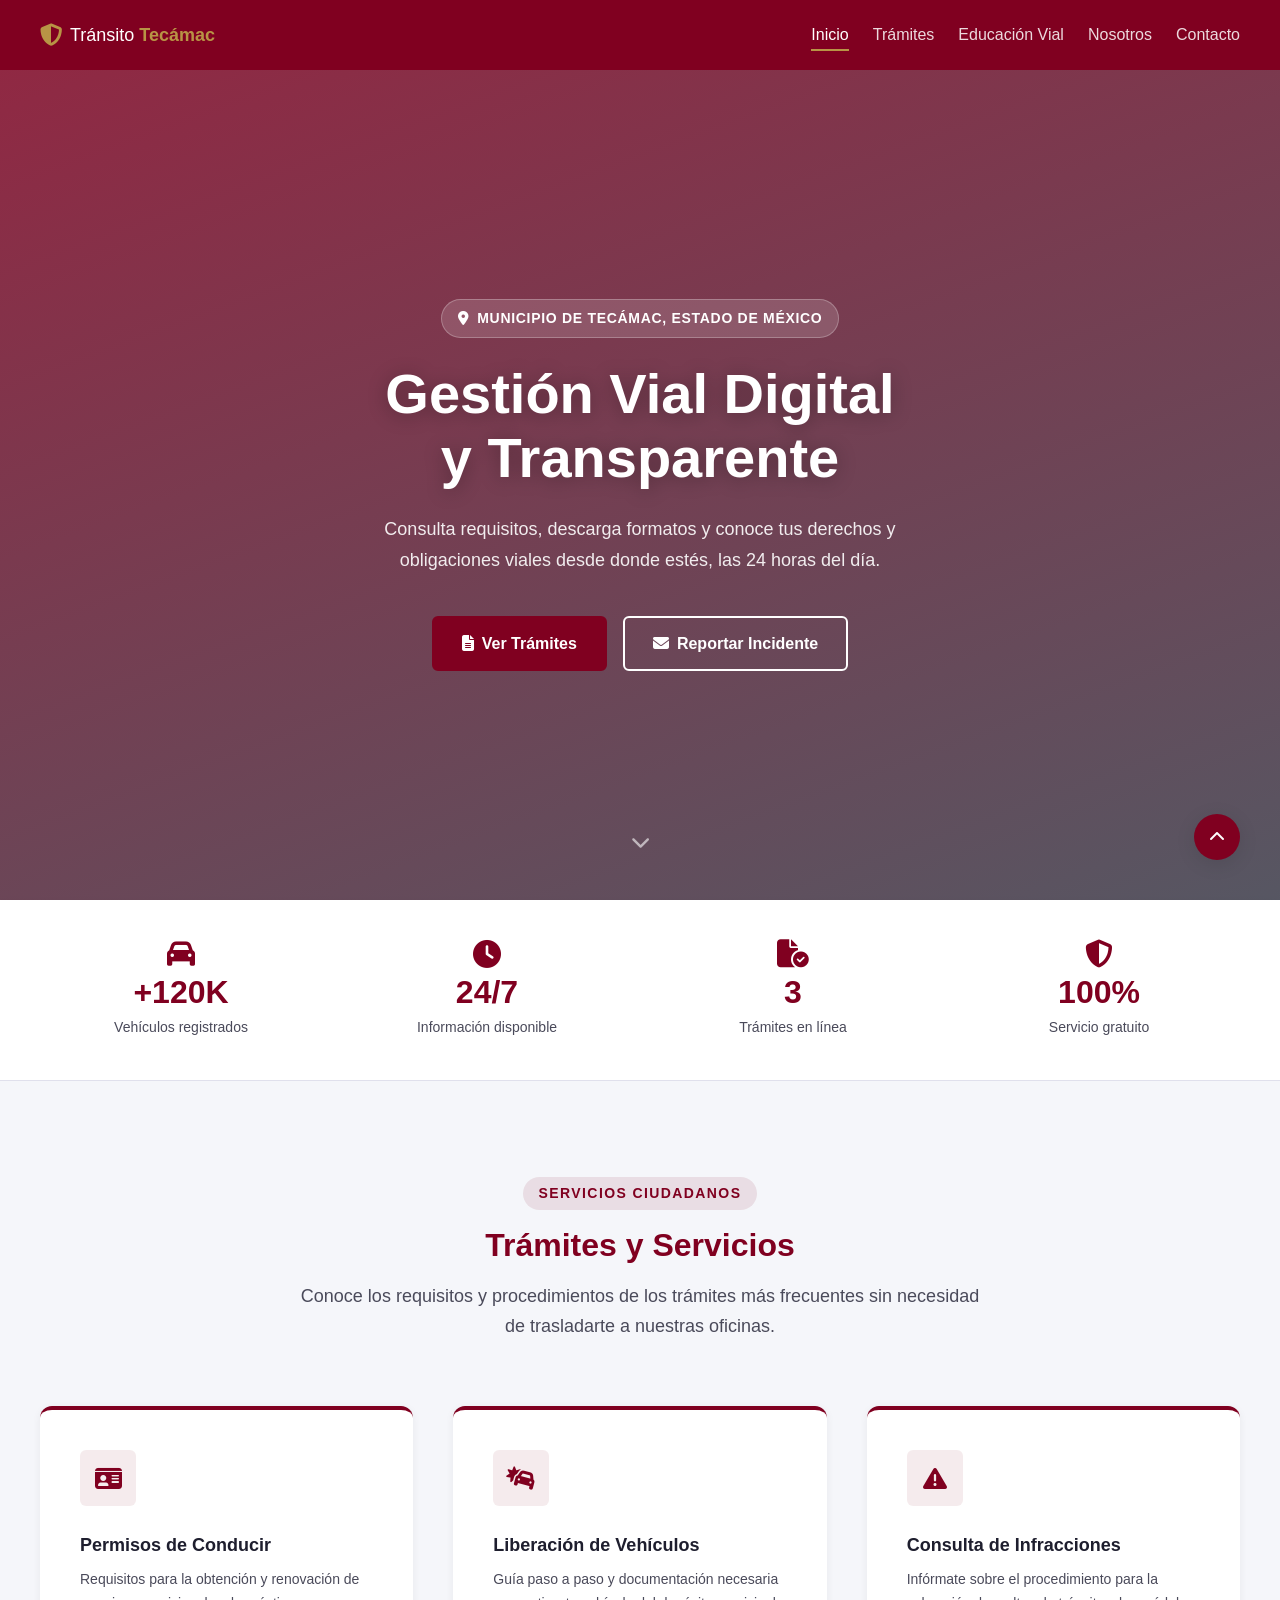
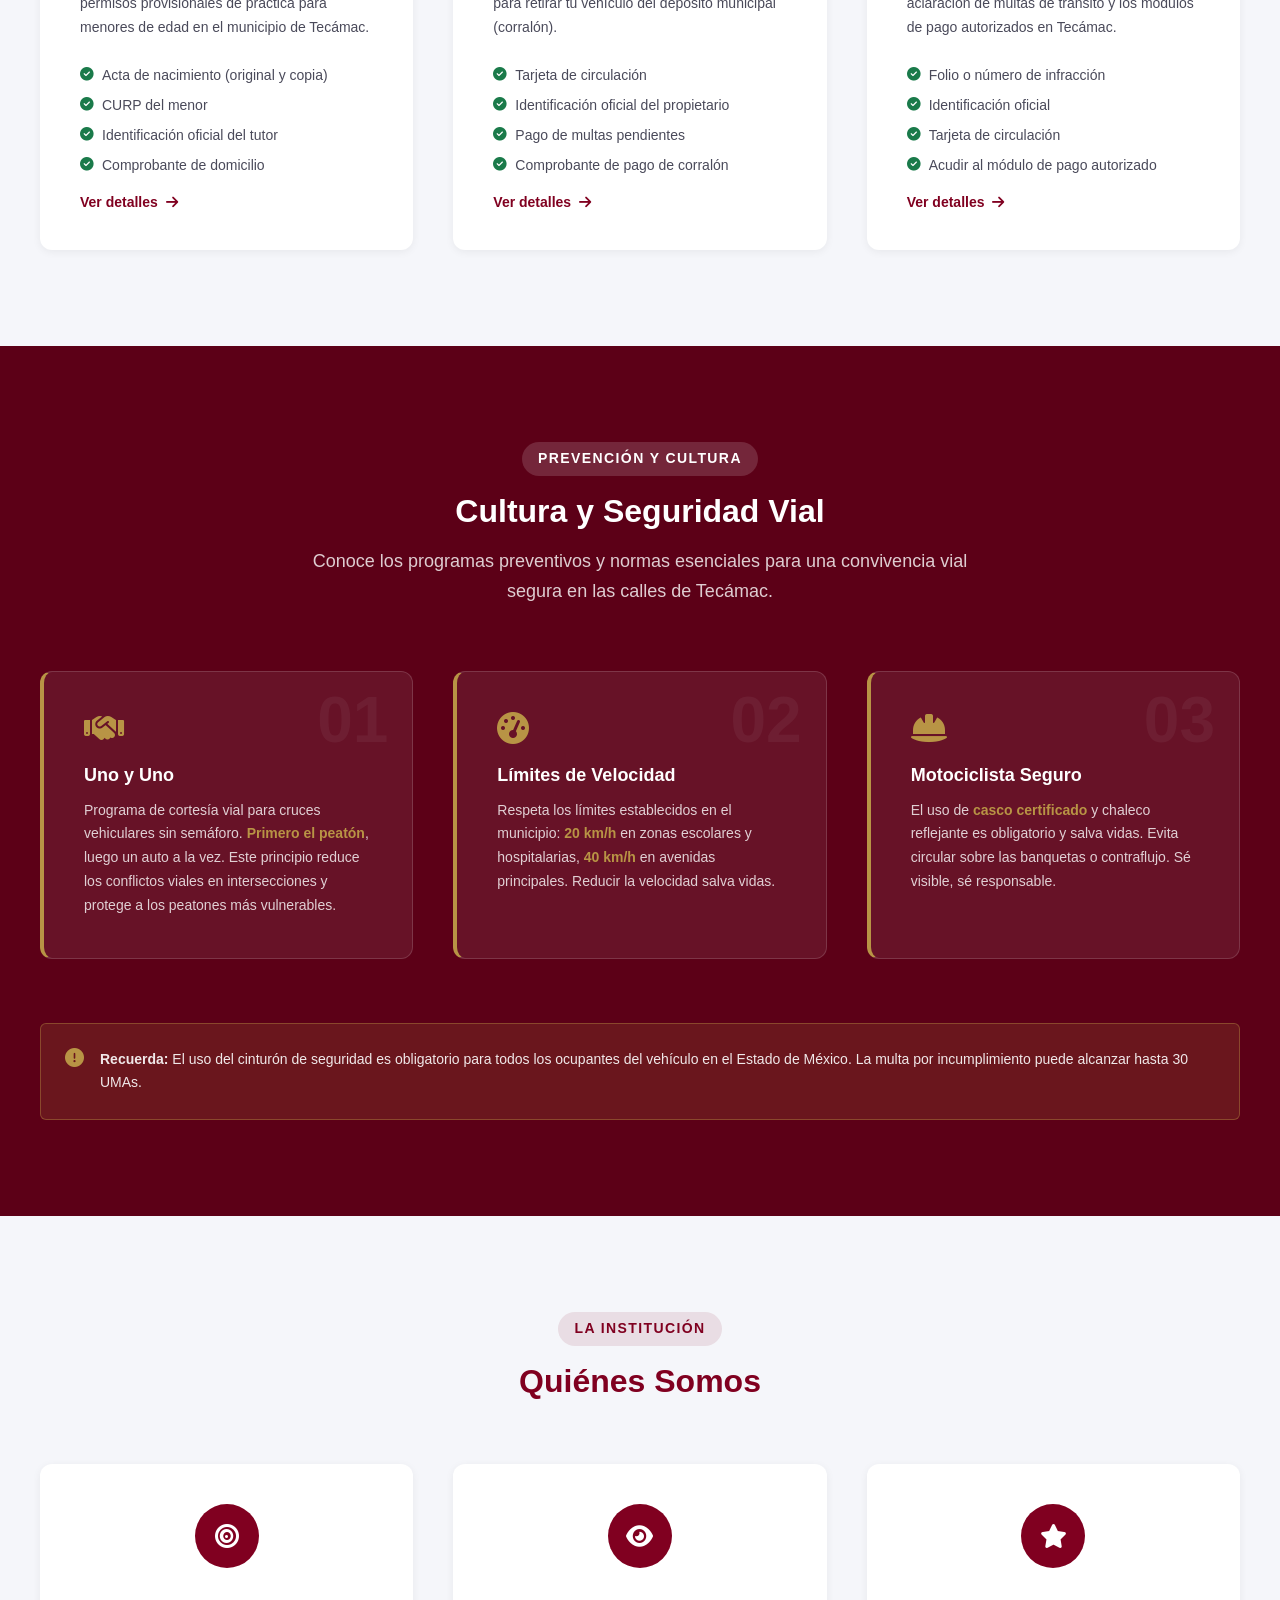
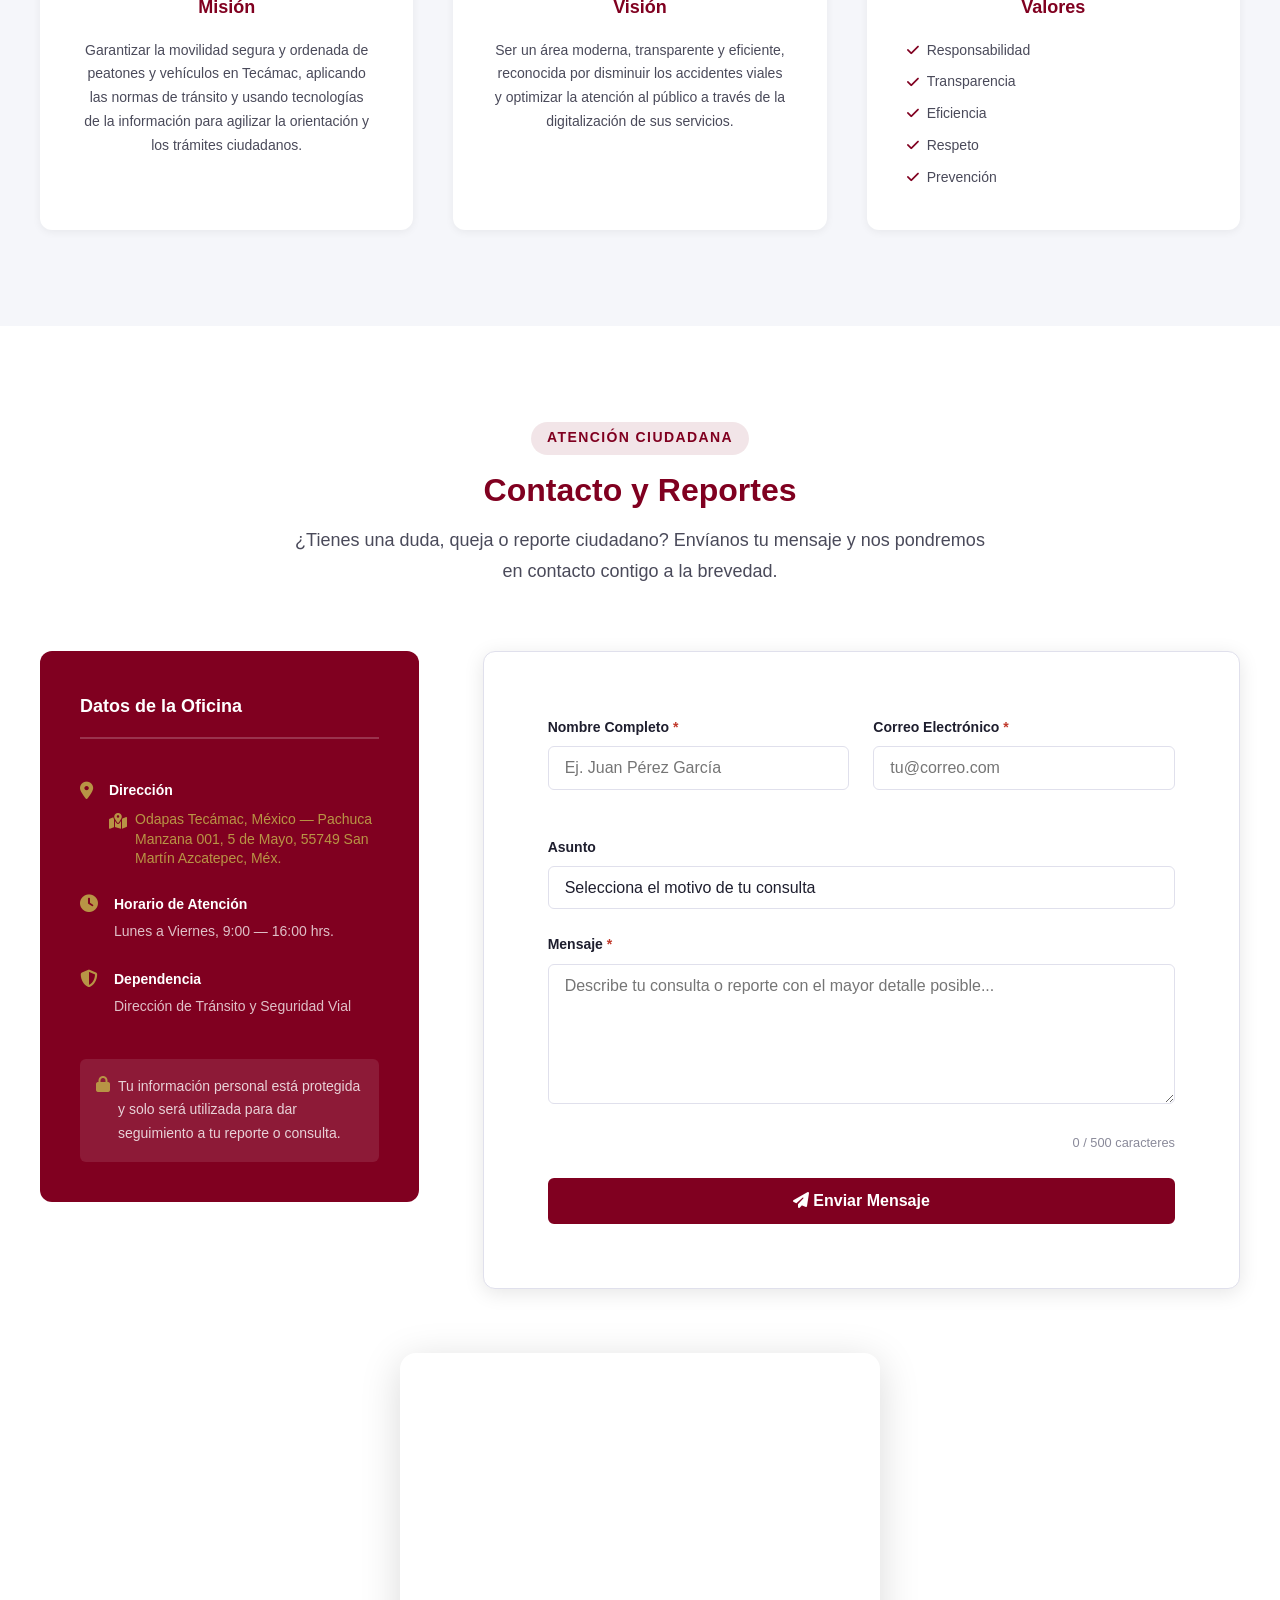
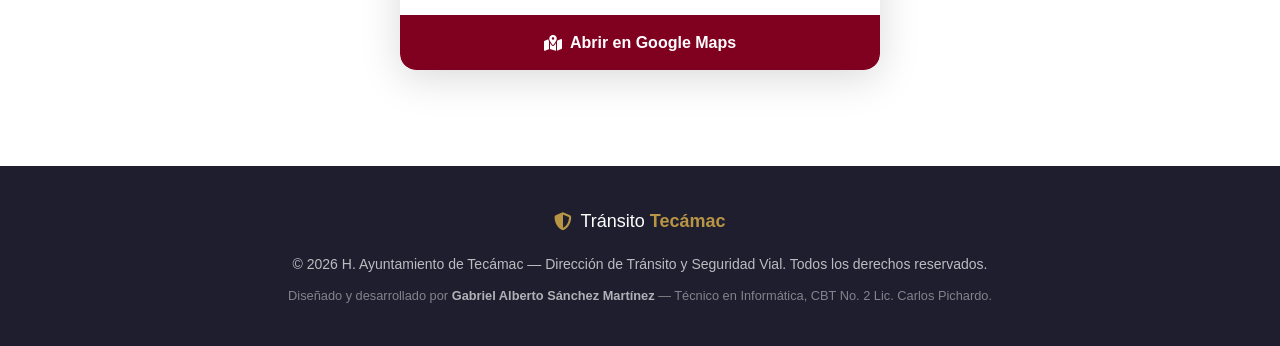
<file: index.html>
<!DOCTYPE html>
<html lang="es">
<head>
  <meta charset="UTF-8" />
  <meta name="viewport" content="width=device-width, initial-scale=1.0" />
  <meta name="description" content="Página web oficial de la Dirección de Tránsito y Seguridad Vial del H. Ayuntamiento de Tecámac. Consulta trámites, requisitos y cultura vial." />
  <title>Tránsito y Seguridad Vial | H. Ayuntamiento de Tecámac</title>

  <!-- Font Awesome 6 para íconos -->
  <link rel="stylesheet" href="https://cdnjs.cloudflare.com/ajax/libs/font-awesome/6.5.0/css/all.min.css" />
  <!-- Hoja de estilos principal -->
  <link rel="stylesheet" href="estilos.css" />
</head>
<body>

  <!-- ==================== HEADER / NAVBAR ==================== -->
  <header class="site-header" id="site-header">
    <div class="container header-inner">

      <a href="#inicio" class="logo" aria-label="Ir al inicio">
        <i class="fa-solid fa-shield-halved logo-icon" aria-hidden="true"></i>
        <span class="logo-text">Tránsito <strong>Tecámac</strong></span>
      </a>

      <nav class="main-nav" id="main-nav" aria-label="Navegación principal">
        <ul class="nav-list">
          <li><a class="nav-link" href="#inicio">Inicio</a></li>
          <li><a class="nav-link" href="#tramites">Trámites</a></li>
          <li><a class="nav-link" href="#educacion">Educación Vial</a></li>
          <li><a class="nav-link" href="#nosotros">Nosotros</a></li>
          <li><a class="nav-link" href="#contacto">Contacto</a></li>
        </ul>
      </nav>

      <button
        class="hamburger"
        id="hamburger-btn"
        aria-label="Abrir menú de navegación"
        aria-expanded="false"
        aria-controls="main-nav"
      >
        <span class="hamburger-bar"></span>
        <span class="hamburger-bar"></span>
        <span class="hamburger-bar"></span>
      </button>

    </div>
  </header>
  <!-- /HEADER -->


  <main id="main-content">

    <!-- ==================== SECCIÓN HERO ==================== -->
    <section id="inicio" class="hero" aria-label="Bienvenida">
      <div class="hero-overlay" aria-hidden="true"></div>
      <div class="hero-content animate-fade-up">
        <a
          href="https://maps.app.goo.gl/zoxr3tSq78PzxMHK9"
          target="_blank"
          rel="noopener noreferrer"
          class="hero-badge"
          aria-label="Ver ubicación en Google Maps"
        >
          <i class="fa-solid fa-location-dot" aria-hidden="true"></i>
          Municipio de Tecámac, Estado de México
        </a>
        <h1 class="hero-title">Gestión Vial Digital<br>y Transparente</h1>
        <p class="hero-subtitle">
          Consulta requisitos, descarga formatos y conoce tus derechos y
          obligaciones viales desde donde estés, las 24 horas del día.
        </p>
        <div class="hero-actions">
          <a href="#tramites" class="btn btn-primary">
            <i class="fa-solid fa-file-lines" aria-hidden="true"></i>
            Ver Trámites
          </a>
          <a href="#contacto" class="btn btn-outline">
            <i class="fa-solid fa-envelope" aria-hidden="true"></i>
            Reportar Incidente
          </a>
        </div>
      </div>
      <div class="hero-scroll-hint" aria-hidden="true">
        <i class="fa-solid fa-chevron-down"></i>
      </div>
    </section>
    <!-- /HERO -->

    <!-- ==================== ESTADÍSTICAS RÁPIDAS ==================== -->
    <section class="stats-bar" aria-label="Datos del municipio">
      <div class="container stats-grid">
        <div class="stat-item animate-on-scroll">
          <i class="fa-solid fa-car stat-icon" aria-hidden="true"></i>
          <span class="stat-number">+120K</span>
          <span class="stat-label">Vehículos registrados</span>
        </div>
        <div class="stat-item animate-on-scroll">
          <i class="fa-solid fa-clock stat-icon" aria-hidden="true"></i>
          <span class="stat-number">24/7</span>
          <span class="stat-label">Información disponible</span>
        </div>
        <div class="stat-item animate-on-scroll">
          <i class="fa-solid fa-file-circle-check stat-icon" aria-hidden="true"></i>
          <span class="stat-number">3</span>
          <span class="stat-label">Trámites en línea</span>
        </div>
        <div class="stat-item animate-on-scroll">
          <i class="fa-solid fa-shield-halved stat-icon" aria-hidden="true"></i>
          <span class="stat-number">100%</span>
          <span class="stat-label">Servicio gratuito</span>
        </div>
      </div>
    </section>
    <!-- /ESTADÍSTICAS -->


    <!-- ==================== TRÁMITES Y SERVICIOS ==================== -->
    <section id="tramites" class="section section-light" aria-labelledby="tramites-title">
      <div class="container">
        <header class="section-header animate-on-scroll">
          <span class="section-label">Servicios Ciudadanos</span>
          <h2 class="section-title" id="tramites-title">Trámites y Servicios</h2>
          <p class="section-description">
            Conoce los requisitos y procedimientos de los trámites más frecuentes
            sin necesidad de trasladarte a nuestras oficinas.
          </p>
        </header>

        <div class="cards-grid">

          <!-- Card 1: Permisos de Conducir -->
          <article class="card animate-on-scroll" aria-labelledby="card-permisos-title">
            <div class="card-icon-wrap" aria-hidden="true">
              <i class="fa-solid fa-id-card card-icon"></i>
            </div>
            <h3 class="card-title" id="card-permisos-title">Permisos de Conducir</h3>
            <p class="card-body">
              Requisitos para la obtención y renovación de permisos provisionales
              de práctica para menores de edad en el municipio de Tecámac.
            </p>
            <ul class="card-requirements">
              <li><i class="fa-solid fa-circle-check" aria-hidden="true"></i> Acta de nacimiento (original y copia)</li>
              <li><i class="fa-solid fa-circle-check" aria-hidden="true"></i> CURP del menor</li>
              <li><i class="fa-solid fa-circle-check" aria-hidden="true"></i> Identificación oficial del tutor</li>
              <li><i class="fa-solid fa-circle-check" aria-hidden="true"></i> Comprobante de domicilio</li>
            </ul>
            <button class="btn-card" onclick="openModal('modal-permisos')" aria-haspopup="dialog">
              Ver detalles <i class="fa-solid fa-arrow-right" aria-hidden="true"></i>
            </button>
          </article>

          <!-- Card 2: Liberación de Vehículos -->
          <article class="card animate-on-scroll" aria-labelledby="card-vehiculos-title">
            <div class="card-icon-wrap" aria-hidden="true">
              <i class="fa-solid fa-car-burst card-icon"></i>
            </div>
            <h3 class="card-title" id="card-vehiculos-title">Liberación de Vehículos</h3>
            <p class="card-body">
              Guía paso a paso y documentación necesaria para retirar tu vehículo
              del depósito municipal (corralón).
            </p>
            <ul class="card-requirements">
              <li><i class="fa-solid fa-circle-check" aria-hidden="true"></i> Tarjeta de circulación</li>
              <li><i class="fa-solid fa-circle-check" aria-hidden="true"></i> Identificación oficial del propietario</li>
              <li><i class="fa-solid fa-circle-check" aria-hidden="true"></i> Pago de multas pendientes</li>
              <li><i class="fa-solid fa-circle-check" aria-hidden="true"></i> Comprobante de pago de corralón</li>
            </ul>
            <button class="btn-card" onclick="openModal('modal-vehiculos')" aria-haspopup="dialog">
              Ver detalles <i class="fa-solid fa-arrow-right" aria-hidden="true"></i>
            </button>
          </article>

          <!-- Card 3: Consulta de Infracciones -->
          <article class="card animate-on-scroll" aria-labelledby="card-infracciones-title">
            <div class="card-icon-wrap" aria-hidden="true">
              <i class="fa-solid fa-triangle-exclamation card-icon"></i>
            </div>
            <h3 class="card-title" id="card-infracciones-title">Consulta de Infracciones</h3>
            <p class="card-body">
              Infórmate sobre el procedimiento para la aclaración de multas de
              tránsito y los módulos de pago autorizados en Tecámac.
            </p>
            <ul class="card-requirements">
              <li><i class="fa-solid fa-circle-check" aria-hidden="true"></i> Folio o número de infracción</li>
              <li><i class="fa-solid fa-circle-check" aria-hidden="true"></i> Identificación oficial</li>
              <li><i class="fa-solid fa-circle-check" aria-hidden="true"></i> Tarjeta de circulación</li>
              <li><i class="fa-solid fa-circle-check" aria-hidden="true"></i> Acudir al módulo de pago autorizado</li>
            </ul>
            <button class="btn-card" onclick="openModal('modal-infracciones')" aria-haspopup="dialog">
              Ver detalles <i class="fa-solid fa-arrow-right" aria-hidden="true"></i>
            </button>
          </article>

        </div>
      </div>
    </section>
    <!-- /TRÁMITES -->


    <!-- ==================== EDUCACIÓN VIAL ==================== -->
    <section id="educacion" class="section section-dark" aria-labelledby="educacion-title">
      <div class="container">
        <header class="section-header animate-on-scroll">
          <span class="section-label section-label--light">Prevención y Cultura</span>
          <h2 class="section-title section-title--light" id="educacion-title">Cultura y Seguridad Vial</h2>
          <p class="section-description section-description--light">
            Conoce los programas preventivos y normas esenciales para una
            convivencia vial segura en las calles de Tecámac.
          </p>
        </header>

        <div class="info-grid">

          <article class="info-card animate-on-scroll" aria-labelledby="info-uno-title">
            <div class="info-card-number" aria-hidden="true">01</div>
            <i class="fa-solid fa-handshake info-card-icon" aria-hidden="true"></i>
            <h3 class="info-card-title" id="info-uno-title">Uno y Uno</h3>
            <p class="info-card-body">
              Programa de cortesía vial para cruces vehiculares sin semáforo.
              <strong>Primero el peatón</strong>, luego un auto a la vez. Este principio
              reduce los conflictos viales en intersecciones y protege a los peatones más vulnerables.
            </p>
          </article>

          <article class="info-card animate-on-scroll" aria-labelledby="info-velocidad-title">
            <div class="info-card-number" aria-hidden="true">02</div>
            <i class="fa-solid fa-gauge-high info-card-icon" aria-hidden="true"></i>
            <h3 class="info-card-title" id="info-velocidad-title">Límites de Velocidad</h3>
            <p class="info-card-body">
              Respeta los límites establecidos en el municipio:
              <strong>20 km/h</strong> en zonas escolares y hospitalarias,
              <strong>40 km/h</strong> en avenidas principales.
              Reducir la velocidad salva vidas.
            </p>
          </article>

          <article class="info-card animate-on-scroll" aria-labelledby="info-moto-title">
            <div class="info-card-number" aria-hidden="true">03</div>
            <i class="fa-solid fa-helmet-safety info-card-icon" aria-hidden="true"></i>
            <h3 class="info-card-title" id="info-moto-title">Motociclista Seguro</h3>
            <p class="info-card-body">
              El uso de <strong>casco certificado</strong> y chaleco reflejante es obligatorio y
              salva vidas. Evita circular sobre las banquetas o contraflujo.
              Sé visible, sé responsable.
            </p>
          </article>

        </div>

        <!-- Banner de alerta vial -->
        <div class="alert-banner animate-on-scroll" role="note" aria-label="Aviso importante">
          <i class="fa-solid fa-circle-exclamation" aria-hidden="true"></i>
          <p>
            <strong>Recuerda:</strong> El uso del cinturón de seguridad es obligatorio para todos
            los ocupantes del vehículo en el Estado de México. La multa por incumplimiento
            puede alcanzar hasta 30 UMAs.
          </p>
        </div>

      </div>
    </section>
    <!-- /EDUCACIÓN VIAL -->


    <!-- ==================== NOSOTROS ==================== -->
    <section id="nosotros" class="section section-light" aria-labelledby="nosotros-title">
      <div class="container">
        <header class="section-header animate-on-scroll">
          <span class="section-label">La Institución</span>
          <h2 class="section-title" id="nosotros-title">Quiénes Somos</h2>
        </header>

        <div class="mvv-grid">

          <div class="mvv-card animate-on-scroll">
            <div class="mvv-card-icon" aria-hidden="true">
              <i class="fa-solid fa-bullseye"></i>
            </div>
            <h3 class="mvv-card-title">Misión</h3>
            <p class="mvv-card-body">
              Garantizar la movilidad segura y ordenada de peatones y vehículos en Tecámac,
              aplicando las normas de tránsito y usando tecnologías de la información
              para agilizar la orientación y los trámites ciudadanos.
            </p>
          </div>

          <div class="mvv-card animate-on-scroll">
            <div class="mvv-card-icon" aria-hidden="true">
              <i class="fa-solid fa-eye"></i>
            </div>
            <h3 class="mvv-card-title">Visión</h3>
            <p class="mvv-card-body">
              Ser un área moderna, transparente y eficiente, reconocida por disminuir
              los accidentes viales y optimizar la atención al público a través de
              la digitalización de sus servicios.
            </p>
          </div>

          <div class="mvv-card animate-on-scroll">
            <div class="mvv-card-icon" aria-hidden="true">
              <i class="fa-solid fa-star"></i>
            </div>
            <h3 class="mvv-card-title">Valores</h3>
            <ul class="mvv-values-list">
              <li><i class="fa-solid fa-check" aria-hidden="true"></i> Responsabilidad</li>
              <li><i class="fa-solid fa-check" aria-hidden="true"></i> Transparencia</li>
              <li><i class="fa-solid fa-check" aria-hidden="true"></i> Eficiencia</li>
              <li><i class="fa-solid fa-check" aria-hidden="true"></i> Respeto</li>
              <li><i class="fa-solid fa-check" aria-hidden="true"></i> Prevención</li>
            </ul>
          </div>

        </div>
      </div>
    </section>
    <!-- /NOSOTROS -->


    <!-- ==================== CONTACTO ==================== -->
    <section id="contacto" class="section" aria-labelledby="contacto-title">
      <div class="container">
        <header class="section-header animate-on-scroll">
          <span class="section-label">Atención Ciudadana</span>
          <h2 class="section-title" id="contacto-title">Contacto y Reportes</h2>
          <p class="section-description">
            ¿Tienes una duda, queja o reporte ciudadano? Envíanos tu mensaje
            y nos pondremos en contacto contigo a la brevedad.
          </p>
        </header>

        <div class="contact-layout">

          <!-- Información de contacto -->
          <aside class="contact-info animate-on-scroll" aria-label="Información de contacto">
            <h3 class="contact-info-title">Datos de la Oficina</h3>

            <ul class="contact-info-list">
              <li class="contact-info-item">
                <i class="fa-solid fa-location-dot" aria-hidden="true"></i>
                <div>
                  <strong>Dirección</strong>
                  <a
                    href="https://maps.app.goo.gl/zoxr3tSq78PzxMHK9"
                    target="_blank"
                    rel="noopener noreferrer"
                    class="btn-maps"
                    aria-label="Ver ubicación en Google Maps"
                  >
                    <i class="fa-solid fa-map-location-dot" aria-hidden="true"></i>
                    Odapas Tecámac, México — Pachuca Manzana 001, 5 de Mayo, 55749 San Martín Azcatepec, Méx.
                  </a>
                </div>
              </li>
              <li class="contact-info-item">
                <i class="fa-solid fa-clock" aria-hidden="true"></i>
                <div>
                  <strong>Horario de Atención</strong>
                  <span>Lunes a Viernes, 9:00 — 16:00 hrs.</span>
                </div>
              </li>
              <li class="contact-info-item">
                <i class="fa-solid fa-shield-halved" aria-hidden="true"></i>
                <div>
                  <strong>Dependencia</strong>
                  <span>Dirección de Tránsito y Seguridad Vial</span>
                </div>
              </li>
            </ul>

            <div class="contact-notice" role="note">
              <i class="fa-solid fa-lock" aria-hidden="true"></i>
              <p>Tu información personal está protegida y solo será utilizada
              para dar seguimiento a tu reporte o consulta.</p>
            </div>
          </aside>

          <!-- Formulario -->
          <div class="contact-form-wrap animate-on-scroll">
            <!--
              NETLIFY FORMS — Instrucciones de activación:
              1. Sube este sitio a Netlify (arrastrar la carpeta en app.netlify.com).
              2. Netlify detecta automáticamente el atributo `data-netlify="true"` y
                 activa la recepción de mensajes. No se necesita configuración extra.
              3. Los mensajes llegan a: app.netlify.com → tu sitio → Forms.
              4. Opcional: en Netlify > Forms > Notifications puedes activar
                 alertas por correo electrónico cada vez que llegue un mensaje.
            -->
            <form
              class="contact-form"
              id="contact-form"
              name="contacto-ciudadano"
              method="POST"
              action="/gracias.html"
              data-netlify="true"
              data-netlify-honeypot="bot-field"
              novalidate
              aria-label="Formulario de contacto ciudadano"
            >
              <!-- Campo honeypot anti-spam (oculto para humanos, visible para bots) -->
              <input type="hidden" name="form-name" value="contacto-ciudadano" />
              <p class="honeypot-field" aria-hidden="true">
                <label>No llenar este campo: <input name="bot-field" tabindex="-1" autocomplete="off" /></label>
              </p>

              <div class="form-row">
                <div class="form-group">
                  <label class="form-label" for="input-name">
                    Nombre Completo <span class="required" aria-hidden="true">*</span>
                  </label>
                  <input
                    class="form-input"
                    type="text"
                    id="input-name"
                    name="name"
                    placeholder="Ej. Juan Pérez García"
                    autocomplete="name"
                    required
                    aria-required="true"
                    aria-describedby="input-name-error"
                  />
                  <span class="form-error" id="input-name-error" role="alert" aria-live="polite"></span>
                </div>

                <div class="form-group">
                  <label class="form-label" for="input-email">
                    Correo Electrónico <span class="required" aria-hidden="true">*</span>
                  </label>
                  <input
                    class="form-input"
                    type="email"
                    id="input-email"
                    name="email"
                    placeholder="tu@correo.com"
                    autocomplete="email"
                    required
                    aria-required="true"
                    aria-describedby="input-email-error"
                  />
                  <span class="form-error" id="input-email-error" role="alert" aria-live="polite"></span>
                </div>
              </div>

              <div class="form-group">
                <label class="form-label" for="input-subject">Asunto</label>
                <select class="form-input form-select" id="input-subject" name="subject">
                  <option value="" disabled selected>Selecciona el motivo de tu consulta</option>
                  <option value="tramite">Información sobre un trámite</option>
                  <option value="infraccion">Consulta de infracción</option>
                  <option value="reporte">Reporte ciudadano</option>
                  <option value="corralon">Liberación de vehículo</option>
                  <option value="otro">Otro</option>
                </select>
              </div>

              <div class="form-group">
                <label class="form-label" for="input-message">
                  Mensaje <span class="required" aria-hidden="true">*</span>
                </label>
                <textarea
                  class="form-input form-textarea"
                  id="input-message"
                  name="message"
                  rows="5"
                  placeholder="Describe tu consulta o reporte con el mayor detalle posible..."
                  required
                  aria-required="true"
                  aria-describedby="input-message-error"
                ></textarea>
                <span class="form-error" id="input-message-error" role="alert" aria-live="polite"></span>
                <span class="char-counter" id="char-counter" aria-live="polite">0 / 500 caracteres</span>
              </div>

              <button class="btn btn-primary btn-full" type="submit" id="submit-btn">
                <span class="btn-text">
                  <i class="fa-solid fa-paper-plane" aria-hidden="true"></i>
                  Enviar Mensaje
                </span>
                <span class="btn-loading" aria-hidden="true" hidden>
                  <i class="fa-solid fa-spinner fa-spin"></i>
                  Enviando...
                </span>
              </button>

              <!-- Mensaje de éxito -->
              <div class="form-success" id="form-success" role="status" aria-live="polite" tabindex="-1" hidden>
                <i class="fa-solid fa-circle-check" aria-hidden="true"></i>
                <p><strong>¡Mensaje enviado!</strong> Nos pondremos en contacto contigo a la brevedad. Gracias por comunicarte.</p>
              </div>

            </form>
          </div>
          <!-- /Formulario -->

        </div>

        <!-- Mapa de ubicación -->
        <div class="map-wrap animate-on-scroll" aria-label="Mapa de ubicación de la oficina">
          <iframe
            src="https://maps.google.com/maps?q=19.686691,-98.972825&z=17&output=embed"
            width="100%"
            height="250"
            style="border:0;"
            allowfullscreen=""
            loading="lazy"
            referrerpolicy="no-referrer-when-downgrade"
            title="Ubicación de Odapas Tecámac en Google Maps"
          ></iframe>
          <a
            href="https://maps.app.goo.gl/zoxr3tSq78PzxMHK9"
            target="_blank"
            rel="noopener noreferrer"
            class="btn btn-primary map-cta"
            aria-label="Abrir ubicación en Google Maps"
          >
            <i class="fa-solid fa-map-location-dot" aria-hidden="true"></i>
            Abrir en Google Maps
          </a>
        </div>

      </div>
    </section>
    <!-- /CONTACTO -->

  </main>


  <!-- ==================== FOOTER ==================== -->
  <footer class="site-footer" role="contentinfo">
    <div class="container footer-inner">
      <div class="footer-brand">
        <i class="fa-solid fa-shield-halved footer-logo-icon" aria-hidden="true"></i>
        <span>Tránsito <strong>Tecámac</strong></span>
      </div>
      <p class="footer-copy">
        &copy; 2026 H. Ayuntamiento de Tecámac &mdash; Dirección de Tránsito y Seguridad Vial.
        Todos los derechos reservados.
      </p>
      <p class="footer-credit">
        Diseñado y desarrollado por
        <strong>Gabriel Alberto Sánchez Martínez</strong> &mdash; Técnico en Informática, CBT No. 2 Lic. Carlos Pichardo.
      </p>
    </div>
  </footer>
  <!-- /FOOTER -->

  <!-- ==================== MODALES DE TRÁMITES ==================== -->

  <!-- Modal: Permisos de Conducir -->
  <dialog class="modal" id="modal-permisos" aria-labelledby="modal-permisos-title">
    <div class="modal-inner">
      <button class="modal-close" onclick="closeModal('modal-permisos')" aria-label="Cerrar modal">
        <i class="fa-solid fa-xmark" aria-hidden="true"></i>
      </button>
      <div class="modal-icon" aria-hidden="true"><i class="fa-solid fa-id-card"></i></div>
      <h2 class="modal-title" id="modal-permisos-title">Permisos de Conducir</h2>
      <p class="modal-description">
        El permiso provisional de práctica es el documento que autoriza a un menor de edad
        a conducir un vehículo acompañado de un adulto responsable. Solo aplica dentro del
        municipio de Tecámac.
      </p>
      <h3 class="modal-subtitle">Documentos requeridos:</h3>
      <ol class="modal-list">
        <li>Acta de nacimiento del menor (original y 2 copias).</li>
        <li>CURP del menor (impresa y legible).</li>
        <li>Identificación oficial vigente del tutor o padre de familia.</li>
        <li>Comprobante de domicilio (no mayor a 3 meses).</li>
        <li>Fotografías tamaño infantil (2 piezas, fondo blanco).</li>
      </ol>
      <p class="modal-note">
        <i class="fa-solid fa-circle-info" aria-hidden="true"></i>
        Costo: Consultar cuotas vigentes en las oficinas del Ayuntamiento.
      </p>
      <button class="btn btn-primary" onclick="closeModal('modal-permisos')">Entendido</button>
    </div>
  </dialog>

  <!-- Modal: Liberación de Vehículos -->
  <dialog class="modal" id="modal-vehiculos" aria-labelledby="modal-vehiculos-title">
    <div class="modal-inner">
      <button class="modal-close" onclick="closeModal('modal-vehiculos')" aria-label="Cerrar modal">
        <i class="fa-solid fa-xmark" aria-hidden="true"></i>
      </button>
      <div class="modal-icon" aria-hidden="true"><i class="fa-solid fa-car-burst"></i></div>
      <h2 class="modal-title" id="modal-vehiculos-title">Liberación de Vehículos</h2>
      <p class="modal-description">
        Si tu vehículo fue remitido al depósito municipal, sigue estos pasos para
        recuperarlo. La liberación debe realizarse dentro de los 30 días hábiles
        posteriores al ingreso al corralón.
      </p>
      <h3 class="modal-subtitle">Documentos requeridos:</h3>
      <ol class="modal-list">
        <li>Tarjeta de circulación (original).</li>
        <li>Identificación oficial vigente del propietario registrado.</li>
        <li>Comprobante de pago de todas las multas pendientes.</li>
        <li>Comprobante de pago de derechos de corralón (días transcurridos).</li>
        <li>En caso de no ser el propietario: carta poder notariada.</li>
      </ol>
      <p class="modal-note">
        <i class="fa-solid fa-circle-info" aria-hidden="true"></i>
        El cobro por almacenaje se genera por cada día hábil de permanencia en el depósito.
      </p>
      <button class="btn btn-primary" onclick="closeModal('modal-vehiculos')">Entendido</button>
    </div>
  </dialog>

  <!-- Modal: Consulta de Infracciones -->
  <dialog class="modal" id="modal-infracciones" aria-labelledby="modal-infracciones-title">
    <div class="modal-inner">
      <button class="modal-close" onclick="closeModal('modal-infracciones')" aria-label="Cerrar modal">
        <i class="fa-solid fa-xmark" aria-hidden="true"></i>
      </button>
      <div class="modal-icon" aria-hidden="true"><i class="fa-solid fa-triangle-exclamation"></i></div>
      <h2 class="modal-title" id="modal-infracciones-title">Consulta de Infracciones</h2>
      <p class="modal-description">
        Si recibiste una infracción de tránsito, puedes aclarar su procedencia o
        realizar el pago en los módulos autorizados. El pago oportuno puede
        otorgarte un descuento del 50%.
      </p>
      <h3 class="modal-subtitle">Procedimiento:</h3>
      <ol class="modal-list">
        <li>Localiza el folio de la infracción en la boleta que te fue entregada.</li>
        <li>Preséntate con tu identificación oficial y tarjeta de circulación.</li>
        <li>Acude al módulo de pago del Ayuntamiento de Tecámac.</li>
        <li>En caso de inconformidad, solicita el proceso de aclaración ante la Dirección de Tránsito.</li>
      </ol>
      <p class="modal-note">
        <i class="fa-solid fa-circle-info" aria-hidden="true"></i>
        El pago dentro de los primeros 15 días hábiles aplica para descuento especial.
      </p>
      <button class="btn btn-primary" onclick="closeModal('modal-infracciones')">Entendido</button>
    </div>
  </dialog>

  <!-- Botón de volver arriba -->
  <button class="back-to-top" id="back-to-top" aria-label="Volver al inicio de la página" hidden>
    <i class="fa-solid fa-chevron-up" aria-hidden="true"></i>
  </button>

  <script src="scripts.js"></script>
</body>
</html>
</file>
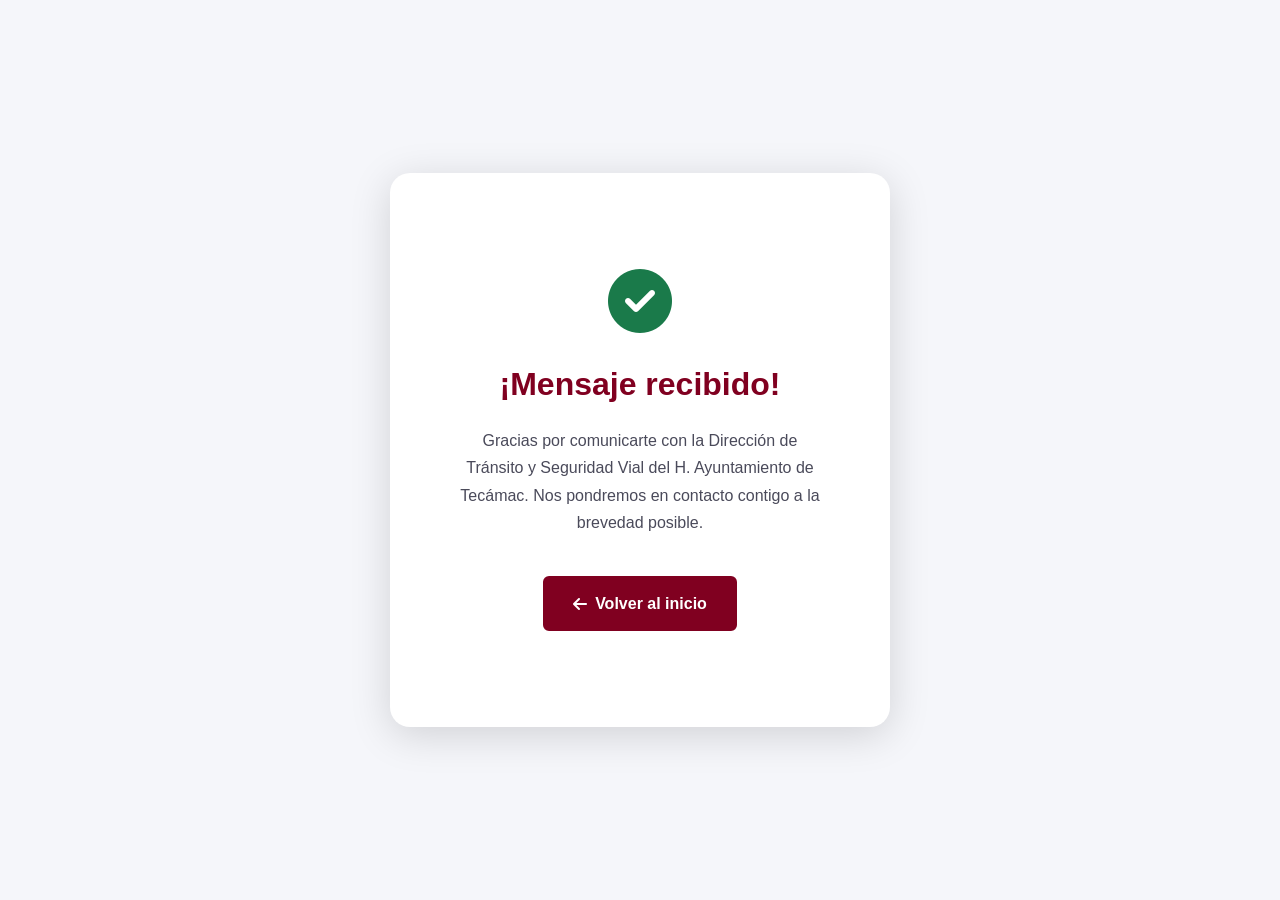
<file: gracias.html>
<!DOCTYPE html>
<html lang="es">
<head>
  <meta charset="UTF-8" />
  <meta name="viewport" content="width=device-width, initial-scale=1.0" />
  <meta name="robots" content="noindex, nofollow" />
  <title>Mensaje enviado | Tránsito Tecámac</title>
  <link rel="stylesheet" href="https://cdnjs.cloudflare.com/ajax/libs/font-awesome/6.5.0/css/all.min.css" />
  <link rel="stylesheet" href="estilos.css" />
  <style>
    .thanks-page {
      min-height: 100vh;
      display: flex;
      align-items: center;
      justify-content: center;
      background-color: var(--color-light);
      padding: var(--space-lg);
    }
    .thanks-card {
      background: var(--color-white);
      border-radius: var(--radius-lg);
      box-shadow: var(--shadow-lg);
      padding: var(--space-2xl) var(--space-xl);
      text-align: center;
      max-width: 500px;
      width: 100%;
    }
    .thanks-icon {
      font-size: 4rem;
      color: var(--color-success);
      margin-bottom: var(--space-md);
    }
    .thanks-title {
      font-size: var(--font-size-xl);
      font-weight: 800;
      color: var(--color-primary);
      margin-bottom: var(--space-sm);
    }
    .thanks-body {
      font-size: var(--font-size-base);
      color: var(--color-gray);
      line-height: 1.7;
      margin-bottom: var(--space-lg);
    }
  </style>
</head>
<body>
  <main class="thanks-page">
    <div class="thanks-card">
      <i class="fa-solid fa-circle-check thanks-icon" aria-hidden="true"></i>
      <h1 class="thanks-title">¡Mensaje recibido!</h1>
      <p class="thanks-body">
        Gracias por comunicarte con la Dirección de Tránsito y Seguridad Vial
        del H. Ayuntamiento de Tecámac. Nos pondremos en contacto contigo
        a la brevedad posible.
      </p>
      <a href="index.html" class="btn btn-primary">
        <i class="fa-solid fa-arrow-left" aria-hidden="true"></i>
        Volver al inicio
      </a>
    </div>
  </main>
</body>
</html>
</file>
<file: estilos.css>
/* =============================================================
   estilos.css — Tránsito y Seguridad Vial | H. Ayuntamiento de Tecámac
   Autor: Gabriel Alberto Sánchez Martínez — Técnico en Informática, 2026
   ============================================================= */

/* ------------------------------------------------------------- */
/* 1. VARIABLES CSS (Design Tokens)                              */
/* ------------------------------------------------------------- */
:root {
  /* Colores institucionales */
  --color-primary:        #800020; /* Guinda */
  --color-primary-dark:   #5c0017;
  --color-primary-light:  #a3002b;
  --color-secondary:      #b89445; /* Dorado/Arena */
  --color-secondary-dark: #9e7d36;

  /* Neutros */
  --color-dark:    #1e1e2e;
  --color-gray:    #4a4a5a;
  --color-mid:     #8a8a9a;
  --color-border:  #e0e0ec;
  --color-light:   #f5f6fa;
  --color-white:   #ffffff;

  /* Feedback */
  --color-success: #1a7a4a;
  --color-error:   #c0392b;

  /* Tipografía */
  --font-base: 'Segoe UI', Tahoma, Geneva, Verdana, sans-serif;
  --font-size-sm:   0.875rem; /* 14px */
  --font-size-base: 1rem;     /* 16px */
  --font-size-md:   1.125rem; /* 18px */
  --font-size-lg:   1.5rem;   /* 24px */
  --font-size-xl:   2rem;     /* 32px */
  --font-size-2xl:  2.75rem;  /* 44px */
  --font-size-3xl:  3.5rem;   /* 56px */

  /* Espaciado */
  --space-xs:  0.5rem;
  --space-sm:  1rem;
  --space-md:  1.5rem;
  --space-lg:  2.5rem;
  --space-xl:  4rem;
  --space-2xl: 6rem;

  /* Efectos */
  --shadow-sm: 0 2px 8px rgba(0, 0, 0, 0.06);
  --shadow-md: 0 4px 20px rgba(0, 0, 0, 0.10);
  --shadow-lg: 0 8px 40px rgba(0, 0, 0, 0.15);
  --radius-sm: 6px;
  --radius-md: 12px;
  --radius-lg: 20px;
  --transition: 0.3s ease;

  /* Layout */
  --max-width: 1200px;
  --navbar-height: 70px;
}


/* ------------------------------------------------------------- */
/* 2. RESET Y BASE                                               */
/* ------------------------------------------------------------- */
*, *::before, *::after {
  box-sizing: border-box;
  margin: 0;
  padding: 0;
}

html {
  scroll-behavior: smooth;
  font-size: 16px;
}

body {
  font-family: var(--font-base);
  font-size: var(--font-size-base);
  color: var(--color-dark);
  background-color: var(--color-white);
  line-height: 1.7;
  -webkit-font-smoothing: antialiased;
}

img, video, svg {
  display: block;
  max-width: 100%;
}

a {
  color: inherit;
  text-decoration: none;
}

ul, ol {
  list-style: none;
}

button {
  font-family: inherit;
  cursor: pointer;
  border: none;
  background: none;
}

/* Accesibilidad: foco visible claro */
:focus-visible {
  outline: 3px solid var(--color-secondary);
  outline-offset: 3px;
  border-radius: var(--radius-sm);
}

/* Respeta preferencia de movimiento reducido */
@media (prefers-reduced-motion: reduce) {
  *, *::before, *::after {
    animation-duration: 0.01ms !important;
    transition-duration: 0.01ms !important;
    scroll-behavior: auto !important;
  }
}

/* ------------------------------------------------------------- */
/* 3. UTILIDADES                                                  */
/* ------------------------------------------------------------- */
.container {
  width: min(var(--max-width), 100% - var(--space-lg) * 2);
  margin-inline: auto;
}

.section {
  padding-block: var(--space-2xl);
}

.section-light {
  background-color: var(--color-light);
}

.section-dark {
  background-color: var(--color-primary-dark);
  color: var(--color-white);
}

/* ------------------------------------------------------------- */
/* 4. BOTONES                                                     */
/* ------------------------------------------------------------- */
.btn {
  display: inline-flex;
  align-items: center;
  gap: var(--space-xs);
  padding: 0.75rem 1.75rem;
  border-radius: var(--radius-sm);
  font-size: var(--font-size-base);
  font-weight: 600;
  transition: background-color var(--transition), transform var(--transition), box-shadow var(--transition);
  cursor: pointer;
  border: 2px solid transparent;
}

.btn:disabled {
  opacity: 0.6;
  cursor: not-allowed;
}

.btn-primary {
  background-color: var(--color-primary);
  color: var(--color-white);
  border-color: var(--color-primary);
}

.btn-primary:hover:not(:disabled) {
  background-color: var(--color-primary-dark);
  border-color: var(--color-primary-dark);
  transform: translateY(-2px);
  box-shadow: var(--shadow-md);
}

.btn-outline {
  background-color: transparent;
  color: var(--color-white);
  border-color: var(--color-white);
}

.btn-outline:hover:not(:disabled) {
  background-color: var(--color-white);
  color: var(--color-primary);
  transform: translateY(-2px);
}

.btn-full {
  width: 100%;
  justify-content: center;
}

/* Botón de tarjeta */
.btn-card {
  display: inline-flex;
  align-items: center;
  gap: var(--space-xs);
  color: var(--color-primary);
  font-weight: 600;
  font-size: var(--font-size-sm);
  transition: gap var(--transition), color var(--transition);
  margin-top: var(--space-sm);
  background: none;
  border: none;
  padding: 0;
  cursor: pointer;
}

.btn-card:hover {
  color: var(--color-primary-dark);
  gap: var(--space-sm);
}


/* ------------------------------------------------------------- */
/* 5. HEADER Y NAVBAR                                            */
/* ------------------------------------------------------------- */
.site-header {
  position: fixed;
  top: 0;
  left: 0;
  right: 0;
  z-index: 1000;
  height: var(--navbar-height);
  background-color: var(--color-primary);
  transition: box-shadow var(--transition);
}

.site-header.scrolled {
  box-shadow: var(--shadow-lg);
}

.header-inner {
  display: flex;
  align-items: center;
  justify-content: space-between;
  height: 100%;
}

/* Logo */
.logo {
  display: flex;
  align-items: center;
  gap: var(--space-xs);
  color: var(--color-white);
  font-size: var(--font-size-md);
  font-weight: 400;
  transition: opacity var(--transition);
}

.logo:hover { opacity: 0.85; }

.logo-icon {
  font-size: 1.4rem;
  color: var(--color-secondary);
}

.logo-text strong {
  color: var(--color-secondary);
  font-weight: 700;
}

/* Navegación */
.nav-list {
  display: flex;
  gap: var(--space-md);
}

.nav-link {
  color: rgba(255, 255, 255, 0.85);
  font-size: var(--font-size-base);
  font-weight: 500;
  padding-block: var(--space-xs);
  position: relative;
  transition: color var(--transition);
}

.nav-link::after {
  content: '';
  position: absolute;
  bottom: 0;
  left: 0;
  width: 0;
  height: 2px;
  background-color: var(--color-secondary);
  transition: width var(--transition);
}

.nav-link:hover,
.nav-link.active {
  color: var(--color-white);
}

.nav-link:hover::after,
.nav-link.active::after {
  width: 100%;
}

/* Hamburguesa */
.hamburger {
  display: none;
  flex-direction: column;
  gap: 5px;
  padding: var(--space-xs);
  border-radius: var(--radius-sm);
  transition: background-color var(--transition);
}

.hamburger:hover {
  background-color: rgba(255, 255, 255, 0.1);
}

.hamburger-bar {
  display: block;
  width: 24px;
  height: 2px;
  background-color: var(--color-white);
  border-radius: 2px;
  transition: transform var(--transition), opacity var(--transition);
}

/* Estado abierto del hamburguesa */
.hamburger[aria-expanded="true"] .hamburger-bar:nth-child(1) {
  transform: translateY(7px) rotate(45deg);
}
.hamburger[aria-expanded="true"] .hamburger-bar:nth-child(2) {
  opacity: 0;
}
.hamburger[aria-expanded="true"] .hamburger-bar:nth-child(3) {
  transform: translateY(-7px) rotate(-45deg);
}


/* ------------------------------------------------------------- */
/* 6. HERO                                                        */
/* ------------------------------------------------------------- */
.hero {
  position: relative;
  min-height: 100vh;
  display: flex;
  align-items: center;
  justify-content: center;
  text-align: center;
  padding-top: var(--navbar-height);
  background-image: url('https://images.unsplash.com/photo-1544620347-c4fd4a3d5957?q=80&w=1400');
  background-size: cover;
  background-position: center;
  background-attachment: fixed;
  color: var(--color-white);
  overflow: hidden;
}

.hero-overlay {
  position: absolute;
  inset: 0;
  background: linear-gradient(
    160deg,
    rgba(128, 0, 32, 0.85) 0%,
    rgba(30, 30, 46, 0.75) 100%
  );
}

.hero-content {
  position: relative;
  z-index: 1;
  max-width: 800px;
  padding-inline: var(--space-sm);
}

.hero-badge {
  display: inline-flex;
  align-items: center;
  gap: var(--space-xs);
  background-color: rgba(255, 255, 255, 0.15);
  backdrop-filter: blur(8px);
  border: 1px solid rgba(255, 255, 255, 0.25);
  color: var(--color-white);
  font-size: var(--font-size-sm);
  font-weight: 600;
  padding: 0.4rem 1rem;
  border-radius: 50px;
  margin-bottom: var(--space-md);
  text-transform: uppercase;
  letter-spacing: 0.05em;
  text-decoration: none;
  cursor: pointer;
  transition: background-color 0.2s ease, border-color 0.2s ease, transform 0.2s ease;
}

.hero-badge:hover,
.hero-badge:focus-visible {
  background-color: rgba(255, 255, 255, 0.28);
  border-color: rgba(255, 255, 255, 0.5);
  transform: translateY(-1px);
  outline: 2px solid rgba(255, 255, 255, 0.6);
  outline-offset: 2px;
}

.hero-title {
  font-size: clamp(var(--font-size-xl), 5vw, var(--font-size-3xl));
  font-weight: 800;
  line-height: 1.15;
  margin-bottom: var(--space-md);
  text-shadow: 0 2px 20px rgba(0, 0, 0, 0.3);
}

.hero-subtitle {
  font-size: clamp(var(--font-size-base), 2vw, var(--font-size-md));
  opacity: 0.9;
  max-width: 600px;
  margin-inline: auto;
  margin-bottom: var(--space-lg);
}

.hero-actions {
  display: flex;
  gap: var(--space-sm);
  justify-content: center;
  flex-wrap: wrap;
}

.hero-scroll-hint {
  position: absolute;
  bottom: var(--space-lg);
  left: 50%;
  transform: translateX(-50%);
  color: rgba(255, 255, 255, 0.6);
  font-size: 1.2rem;
  animation: bounce 2s infinite;
}

@keyframes bounce {
  0%, 100% { transform: translateX(-50%) translateY(0); }
  50%       { transform: translateX(-50%) translateY(8px); }
}

/* Animación de entrada para el hero */
.animate-fade-up {
  animation: fadeInUp 0.8s ease both;
}

@keyframes fadeInUp {
  from {
    opacity: 0;
    transform: translateY(30px);
  }
  to {
    opacity: 1;
    transform: translateY(0);
  }
}

/* ------------------------------------------------------------- */
/* 7. BARRA DE ESTADÍSTICAS                                       */
/* ------------------------------------------------------------- */
.stats-bar {
  background-color: var(--color-white);
  border-bottom: 1px solid var(--color-border);
  padding-block: var(--space-lg);
  box-shadow: var(--shadow-sm);
}

.stats-grid {
  display: grid;
  grid-template-columns: repeat(2, 1fr);
  gap: var(--space-md);
  text-align: center;
}

.stat-item {
  display: flex;
  flex-direction: column;
  align-items: center;
  gap: var(--space-xs);
}

.stat-icon {
  font-size: 1.75rem;
  color: var(--color-primary);
}

.stat-number {
  font-size: var(--font-size-xl);
  font-weight: 800;
  color: var(--color-primary);
  line-height: 1;
}

.stat-label {
  font-size: var(--font-size-sm);
  color: var(--color-gray);
  font-weight: 500;
}


/* ------------------------------------------------------------- */
/* 8. ENCABEZADOS DE SECCIÓN                                      */
/* ------------------------------------------------------------- */
.section-header {
  text-align: center;
  margin-bottom: var(--space-xl);
  max-width: 700px;
  margin-inline: auto;
  margin-bottom: var(--space-xl);
}

.section-label {
  display: inline-block;
  background-color: rgba(128, 0, 32, 0.1);
  color: var(--color-primary);
  font-size: var(--font-size-sm);
  font-weight: 700;
  text-transform: uppercase;
  letter-spacing: 0.1em;
  padding: 0.3rem 1rem;
  border-radius: 50px;
  margin-bottom: var(--space-sm);
}

.section-label--light {
  background-color: rgba(255, 255, 255, 0.15);
  color: var(--color-white);
}

.section-title {
  font-size: clamp(var(--font-size-lg), 3vw, var(--font-size-xl));
  font-weight: 800;
  color: var(--color-primary);
  line-height: 1.2;
  margin-bottom: var(--space-sm);
}

.section-title--light {
  color: var(--color-white);
}

.section-description {
  font-size: var(--font-size-md);
  color: var(--color-gray);
  line-height: 1.7;
}

.section-description--light {
  color: rgba(255, 255, 255, 0.8);
}

/* ------------------------------------------------------------- */
/* 9. TARJETAS DE TRÁMITES                                        */
/* ------------------------------------------------------------- */
.cards-grid {
  display: grid;
  grid-template-columns: repeat(auto-fit, minmax(300px, 1fr));
  gap: var(--space-lg);
}

.card {
  background-color: var(--color-white);
  border-radius: var(--radius-md);
  padding: var(--space-lg);
  box-shadow: var(--shadow-sm);
  border-top: 4px solid var(--color-primary);
  display: flex;
  flex-direction: column;
  transition: transform var(--transition), box-shadow var(--transition);
}

.card:hover {
  transform: translateY(-6px);
  box-shadow: var(--shadow-lg);
}

.card-icon-wrap {
  width: 56px;
  height: 56px;
  background-color: rgba(128, 0, 32, 0.08);
  border-radius: var(--radius-sm);
  display: flex;
  align-items: center;
  justify-content: center;
  margin-bottom: var(--space-md);
}

.card-icon {
  font-size: 1.5rem;
  color: var(--color-primary);
}

.card-title {
  font-size: var(--font-size-md);
  font-weight: 700;
  color: var(--color-dark);
  margin-bottom: var(--space-xs);
}

.card-body {
  font-size: var(--font-size-sm);
  color: var(--color-gray);
  line-height: 1.7;
  margin-bottom: var(--space-md);
}

.card-requirements {
  display: flex;
  flex-direction: column;
  gap: 0.4rem;
  margin-top: auto;
}

.card-requirements li {
  display: flex;
  align-items: flex-start;
  gap: var(--space-xs);
  font-size: var(--font-size-sm);
  color: var(--color-gray);
}

.card-requirements li i {
  color: var(--color-success);
  font-size: 0.85rem;
  margin-top: 0.25rem;
  flex-shrink: 0;
}


/* ------------------------------------------------------------- */
/* 10. TARJETAS DE EDUCACIÓN VIAL                                 */
/* ------------------------------------------------------------- */
.info-grid {
  display: grid;
  grid-template-columns: repeat(auto-fit, minmax(280px, 1fr));
  gap: var(--space-lg);
  margin-bottom: var(--space-xl);
}

.info-card {
  background-color: rgba(255, 255, 255, 0.07);
  border: 1px solid rgba(255, 255, 255, 0.15);
  border-left: 4px solid var(--color-secondary);
  border-radius: var(--radius-md);
  padding: var(--space-lg);
  position: relative;
  overflow: hidden;
  transition: transform var(--transition), background-color var(--transition);
}

.info-card:hover {
  transform: translateY(-4px);
  background-color: rgba(255, 255, 255, 0.12);
}

.info-card-number {
  position: absolute;
  top: var(--space-sm);
  right: var(--space-md);
  font-size: 4rem;
  font-weight: 900;
  color: rgba(255, 255, 255, 0.05);
  line-height: 1;
  pointer-events: none;
}

.info-card-icon {
  font-size: 2rem;
  color: var(--color-secondary);
  margin-bottom: var(--space-sm);
}

.info-card-title {
  font-size: var(--font-size-md);
  font-weight: 700;
  color: var(--color-white);
  margin-bottom: var(--space-xs);
}

.info-card-body {
  font-size: var(--font-size-sm);
  color: rgba(255, 255, 255, 0.8);
  line-height: 1.7;
}

.info-card-body strong {
  color: var(--color-secondary);
}

/* Banner de alerta */
.alert-banner {
  display: flex;
  align-items: flex-start;
  gap: var(--space-sm);
  background-color: rgba(184, 148, 69, 0.15);
  border: 1px solid rgba(184, 148, 69, 0.4);
  border-radius: var(--radius-sm);
  padding: var(--space-md);
  color: rgba(255, 255, 255, 0.9);
  font-size: var(--font-size-sm);
}

.alert-banner > i {
  color: var(--color-secondary);
  font-size: 1.2rem;
  flex-shrink: 0;
  margin-top: 0.1rem;
}

/* ------------------------------------------------------------- */
/* 11. MISIÓN / VISIÓN / VALORES                                  */
/* ------------------------------------------------------------- */
.mvv-grid {
  display: grid;
  grid-template-columns: repeat(auto-fit, minmax(280px, 1fr));
  gap: var(--space-lg);
}

.mvv-card {
  background-color: var(--color-white);
  border-radius: var(--radius-md);
  padding: var(--space-lg);
  box-shadow: var(--shadow-sm);
  text-align: center;
  transition: transform var(--transition), box-shadow var(--transition);
}

.mvv-card:hover {
  transform: translateY(-4px);
  box-shadow: var(--shadow-md);
}

.mvv-card-icon {
  width: 64px;
  height: 64px;
  background-color: var(--color-primary);
  border-radius: 50%;
  display: flex;
  align-items: center;
  justify-content: center;
  margin-inline: auto;
  margin-bottom: var(--space-md);
  font-size: 1.5rem;
  color: var(--color-white);
}

.mvv-card-title {
  font-size: var(--font-size-md);
  font-weight: 700;
  color: var(--color-primary);
  margin-bottom: var(--space-sm);
}

.mvv-card-body {
  font-size: var(--font-size-sm);
  color: var(--color-gray);
  line-height: 1.7;
}

.mvv-values-list {
  display: flex;
  flex-direction: column;
  gap: 0.5rem;
  text-align: left;
  font-size: var(--font-size-sm);
  color: var(--color-gray);
}

.mvv-values-list li {
  display: flex;
  align-items: center;
  gap: var(--space-xs);
}

.mvv-values-list li i {
  color: var(--color-primary);
  font-size: 0.85rem;
}


/* ------------------------------------------------------------- */
/* 12. SECCIÓN DE CONTACTO                                        */
/* ------------------------------------------------------------- */

/* Campo honeypot anti-spam: invisible para humanos */
.honeypot-field {
  position: absolute;
  left: -9999px;
  width: 1px;
  height: 1px;
  overflow: hidden;
}
.contact-layout {
  display: grid;
  grid-template-columns: 1fr 2fr;
  gap: var(--space-xl);
  align-items: start;
}

/* Panel lateral de info */
.contact-info {
  background-color: var(--color-primary);
  color: var(--color-white);
  border-radius: var(--radius-md);
  padding: var(--space-lg);
}

.contact-info-title {
  font-size: var(--font-size-md);
  font-weight: 700;
  margin-bottom: var(--space-lg);
  padding-bottom: var(--space-sm);
  border-bottom: 2px solid rgba(255, 255, 255, 0.2);
}

.contact-info-list {
  display: flex;
  flex-direction: column;
  gap: var(--space-md);
  margin-bottom: var(--space-lg);
}

.contact-info-item {
  display: flex;
  align-items: flex-start;
  gap: var(--space-sm);
}

.contact-info-item > i {
  font-size: 1.1rem;
  color: var(--color-secondary);
  margin-top: 0.15rem;
  flex-shrink: 0;
}

.contact-info-item div {
  display: flex;
  flex-direction: column;
  gap: 0.2rem;
}

.contact-info-item strong {
  font-size: var(--font-size-sm);
  color: var(--color-white);
}

.contact-info-item span {
  font-size: var(--font-size-sm);
  color: rgba(255, 255, 255, 0.75);
}

.contact-notice {
  display: flex;
  align-items: flex-start;
  gap: var(--space-xs);
  background-color: rgba(255, 255, 255, 0.1);
  border-radius: var(--radius-sm);
  padding: var(--space-sm);
  font-size: var(--font-size-sm);
  color: rgba(255, 255, 255, 0.8);
}

.contact-notice > i {
  color: var(--color-secondary);
  font-size: 1rem;
  flex-shrink: 0;
  margin-top: 0.1rem;
}

/* Formulario */
.contact-form-wrap {
  background-color: var(--color-white);
  border-radius: var(--radius-md);
  padding: var(--space-xl);
  box-shadow: var(--shadow-md);
  border: 1px solid var(--color-border);
}

.contact-form {
  display: flex;
  flex-direction: column;
  gap: var(--space-md);
}

.form-row {
  display: grid;
  grid-template-columns: 1fr 1fr;
  gap: var(--space-md);
}

.form-group {
  display: flex;
  flex-direction: column;
  gap: 0.4rem;
}

.form-label {
  font-size: var(--font-size-sm);
  font-weight: 600;
  color: var(--color-dark);
}

.required { color: var(--color-error); }

.form-input {
  padding: 0.75rem var(--space-sm);
  border: 1.5px solid var(--color-border);
  border-radius: var(--radius-sm);
  font-size: var(--font-size-base);
  font-family: inherit;
  color: var(--color-dark);
  background-color: var(--color-white);
  transition: border-color var(--transition), box-shadow var(--transition);
  width: 100%;
}

.form-input:focus {
  outline: none;
  border-color: var(--color-primary);
  box-shadow: 0 0 0 3px rgba(128, 0, 32, 0.1);
}

.form-input.is-error {
  border-color: var(--color-error);
}

.form-input.is-valid {
  border-color: var(--color-success);
}

.form-textarea { resize: vertical; min-height: 140px; }

.form-select { appearance: none; }

.form-error {
  font-size: 0.8rem;
  color: var(--color-error);
  min-height: 1rem;
  font-weight: 500;
}

.char-counter {
  font-size: 0.8rem;
  color: var(--color-mid);
  text-align: right;
}

/* Feedback de éxito */
.form-success {
  display: flex;
  align-items: center;
  gap: var(--space-sm);
  background-color: rgba(26, 122, 74, 0.08);
  border: 1.5px solid var(--color-success);
  border-radius: var(--radius-sm);
  padding: var(--space-sm) var(--space-md);
  color: var(--color-success);
  font-weight: 600;
  font-size: var(--font-size-sm);
}

/* El atributo hidden tiene menor especificidad que display:flex — lo forzamos */
.form-success[hidden] {
  display: none;
}

.form-success > i { font-size: 1.3rem; }

/* Error de red / servidor */
.form-network-error {
  background-color: rgba(192, 57, 43, 0.08);
  border: 1.5px solid var(--color-error);
  border-radius: var(--radius-sm);
  padding: var(--space-sm) var(--space-md);
  color: var(--color-error);
  font-size: var(--font-size-sm);
  font-weight: 600;
}

.form-network-error[hidden] {
  display: none;
}


/* ------------------------------------------------------------- */
/* 13. MODALES                                                    */
/* ------------------------------------------------------------- */
.modal {
  border: none;
  border-radius: var(--radius-lg);
  padding: 0;
  max-width: 540px;
  width: calc(100% - var(--space-lg));
  box-shadow: var(--shadow-lg);
}

/* Backdrop nativo del elemento <dialog> */
.modal::backdrop {
  background-color: rgba(30, 30, 46, 0.7);
  backdrop-filter: blur(4px);
}

.modal-inner {
  padding: var(--space-xl);
  display: flex;
  flex-direction: column;
  align-items: flex-start;
  gap: var(--space-sm);
  position: relative;
}

.modal-close {
  position: absolute;
  top: var(--space-md);
  right: var(--space-md);
  width: 36px;
  height: 36px;
  border-radius: 50%;
  background-color: var(--color-light);
  color: var(--color-gray);
  font-size: 1rem;
  display: flex;
  align-items: center;
  justify-content: center;
  transition: background-color var(--transition), color var(--transition);
}

.modal-close:hover {
  background-color: var(--color-primary);
  color: var(--color-white);
}

.modal-icon {
  width: 60px;
  height: 60px;
  background-color: rgba(128, 0, 32, 0.08);
  border-radius: var(--radius-sm);
  display: flex;
  align-items: center;
  justify-content: center;
  font-size: 1.75rem;
  color: var(--color-primary);
}

.modal-title {
  font-size: var(--font-size-lg);
  font-weight: 800;
  color: var(--color-primary);
  margin-top: var(--space-xs);
}

.modal-description {
  font-size: var(--font-size-sm);
  color: var(--color-gray);
  line-height: 1.7;
}

.modal-subtitle {
  font-size: var(--font-size-sm);
  font-weight: 700;
  color: var(--color-dark);
  margin-top: var(--space-xs);
}

.modal-list {
  list-style: decimal;
  padding-left: var(--space-md);
  display: flex;
  flex-direction: column;
  gap: 0.4rem;
}

.modal-list li {
  font-size: var(--font-size-sm);
  color: var(--color-gray);
  line-height: 1.6;
}

.modal-note {
  display: flex;
  align-items: flex-start;
  gap: var(--space-xs);
  background-color: var(--color-light);
  border-radius: var(--radius-sm);
  padding: var(--space-sm);
  font-size: var(--font-size-sm);
  color: var(--color-gray);
  width: 100%;
}

.modal-note > i { color: var(--color-secondary); flex-shrink: 0; }

/* ------------------------------------------------------------- */
/* 14. FOOTER                                                     */
/* ------------------------------------------------------------- */
.site-footer {
  background-color: var(--color-dark);
  color: rgba(255, 255, 255, 0.7);
  padding-block: var(--space-lg);
  text-align: center;
}

.footer-inner {
  display: flex;
  flex-direction: column;
  align-items: center;
  gap: var(--space-xs);
}

.footer-brand {
  display: flex;
  align-items: center;
  gap: var(--space-xs);
  font-size: var(--font-size-md);
  color: var(--color-white);
  margin-bottom: var(--space-xs);
}

.footer-logo-icon { color: var(--color-secondary); }

.footer-brand strong { color: var(--color-secondary); }

.footer-copy {
  font-size: var(--font-size-sm);
}

.footer-credit {
  font-size: 0.8rem;
  color: rgba(255, 255, 255, 0.45);
}

.footer-credit strong {
  color: rgba(255, 255, 255, 0.65);
}

/* ------------------------------------------------------------- */
/* 15. BOTÓN VOLVER ARRIBA                                        */
/* ------------------------------------------------------------- */
.back-to-top {
  position: fixed;
  bottom: var(--space-lg);
  right: var(--space-lg);
  width: 46px;
  height: 46px;
  background-color: var(--color-primary);
  color: var(--color-white);
  border-radius: 50%;
  box-shadow: var(--shadow-md);
  display: flex;
  align-items: center;
  justify-content: center;
  font-size: 1rem;
  transition: background-color var(--transition), transform var(--transition), opacity var(--transition);
  z-index: 900;
}

.back-to-top:hover {
  background-color: var(--color-primary-dark);
  transform: translateY(-3px);
}

/* ------------------------------------------------------------- */
/* 16. ANIMACIONES AL SCROLL                                      */
/* ------------------------------------------------------------- */
.animate-on-scroll {
  opacity: 0;
  transform: translateY(24px);
  transition: opacity 0.6s ease, transform 0.6s ease;
}

.animate-on-scroll.is-visible {
  opacity: 1;
  transform: translateY(0);
}

/* Retraso escalonado para grids */
.cards-grid .card:nth-child(2),
.info-grid .info-card:nth-child(2),
.mvv-grid .mvv-card:nth-child(2),
.stats-grid .stat-item:nth-child(2) { transition-delay: 0.1s; }

.cards-grid .card:nth-child(3),
.info-grid .info-card:nth-child(3),
.mvv-grid .mvv-card:nth-child(3),
.stats-grid .stat-item:nth-child(3) { transition-delay: 0.2s; }

.stats-grid .stat-item:nth-child(4) { transition-delay: 0.3s; }


/* ------------------------------------------------------------- */
/* 17. ESTADOS DE CARGA DE BOTÓN                                  */
/* ------------------------------------------------------------- */
.btn-loading { display: none; }
.btn.is-loading .btn-text   { display: none; }
.btn.is-loading .btn-loading { display: inline-flex; align-items: center; gap: var(--space-xs); }

/* ------------------------------------------------------------- */
/* 18. RESPONSIVE — TABLET (≥ 768px)                              */
/* ------------------------------------------------------------- */
@media (min-width: 768px) {
  .stats-grid {
    grid-template-columns: repeat(4, 1fr);
  }
}

/* ------------------------------------------------------------- */
/* 19. RESPONSIVE — MOBILE (< 768px)                              */
/* ------------------------------------------------------------- */
@media (max-width: 767px) {

  :root {
    --space-2xl: 4rem;
    --space-xl: 2.5rem;
  }

  /* Navbar móvil */
  .hamburger { display: flex; }

  .main-nav {
    position: absolute;
    top: var(--navbar-height);
    left: 0;
    right: 0;
    background-color: var(--color-primary-dark);
    padding: var(--space-sm) 0;
    transform: translateY(-10px);
    opacity: 0;
    pointer-events: none;
    transition: transform var(--transition), opacity var(--transition);
  }

  .main-nav.is-open {
    transform: translateY(0);
    opacity: 1;
    pointer-events: all;
  }

  .nav-list {
    flex-direction: column;
    gap: 0;
  }

  .nav-link {
    display: block;
    padding: var(--space-sm) var(--space-lg);
    border-bottom: 1px solid rgba(255, 255, 255, 0.08);
  }

  .nav-link::after { display: none; }

  /* Hero */
  .hero {
    background-attachment: scroll;
    min-height: 90vh;
  }

  .hero-actions {
    flex-direction: column;
    align-items: center;
  }

  .hero-actions .btn {
    width: 100%;
    max-width: 320px;
    justify-content: center;
  }

  /* Contacto */
  .contact-layout {
    grid-template-columns: 1fr;
  }

  .contact-form-wrap {
    padding: var(--space-lg);
  }

  .form-row {
    grid-template-columns: 1fr;
  }

  /* Cards */
  .cards-grid,
  .info-grid,
  .mvv-grid {
    grid-template-columns: 1fr;
  }

  /* Modales */
  .modal-inner { padding: var(--space-lg); }
}

/* ------------------------------------------------------------- */
/* 20. RESPONSIVE — DESKTOP GRANDE (≥ 1024px)                    */
/* ------------------------------------------------------------- */
@media (min-width: 1024px) {
  .cards-grid {
    grid-template-columns: repeat(3, 1fr);
  }

  .info-grid {
    grid-template-columns: repeat(3, 1fr);
  }

  .mvv-grid {
    grid-template-columns: repeat(3, 1fr);
  }
}

/* ------------------------------------------------------------- */
/* 21. BOTÓN MAPS Y MAPA EMBEBIDO                                 */
/* ------------------------------------------------------------- */

/* Botón de dirección clickeable dentro del contact-info */
.btn-maps {
  display: inline-flex;
  align-items: flex-start;
  gap: var(--space-xs);
  margin-top: 0.25rem;
  font-size: var(--font-size-sm);
  color: var(--color-secondary);
  text-decoration: none;
  line-height: 1.4;
  transition: color 0.2s ease, text-decoration 0.2s ease;
}

.btn-maps i {
  flex-shrink: 0;
  margin-top: 0.15rem;
  font-size: 1rem;
}

.btn-maps:hover,
.btn-maps:focus-visible {
  color: var(--color-white);
  text-decoration: underline;
  outline: 2px solid var(--color-secondary);
  outline-offset: 2px;
  border-radius: 4px;
}

/* Contenedor del mapa embebido */
.map-wrap {
  margin-top: var(--space-xl);
  border-radius: 16px;
  overflow: hidden;
  box-shadow: var(--shadow-lg);
  display: flex;
  flex-direction: column;
  gap: var(--space-sm);
  max-width: 480px;
  margin-left: auto;
  margin-right: auto;
}

.map-wrap iframe {
  display: block;
  width: 100%;
  height: 250px;
  border: none;
  border-radius: 16px 16px 0 0;
}

/* Botón "Abrir en Google Maps" debajo del mapa */
.map-cta {
  align-self: stretch;
  justify-content: center;
  border-radius: 0 0 16px 16px;
  margin-top: -4px;
}

@media (max-width: 767px) {
  .map-wrap {
    max-width: 100%;
  }
  .map-wrap iframe {
    height: 200px;
  }
}
</file>
